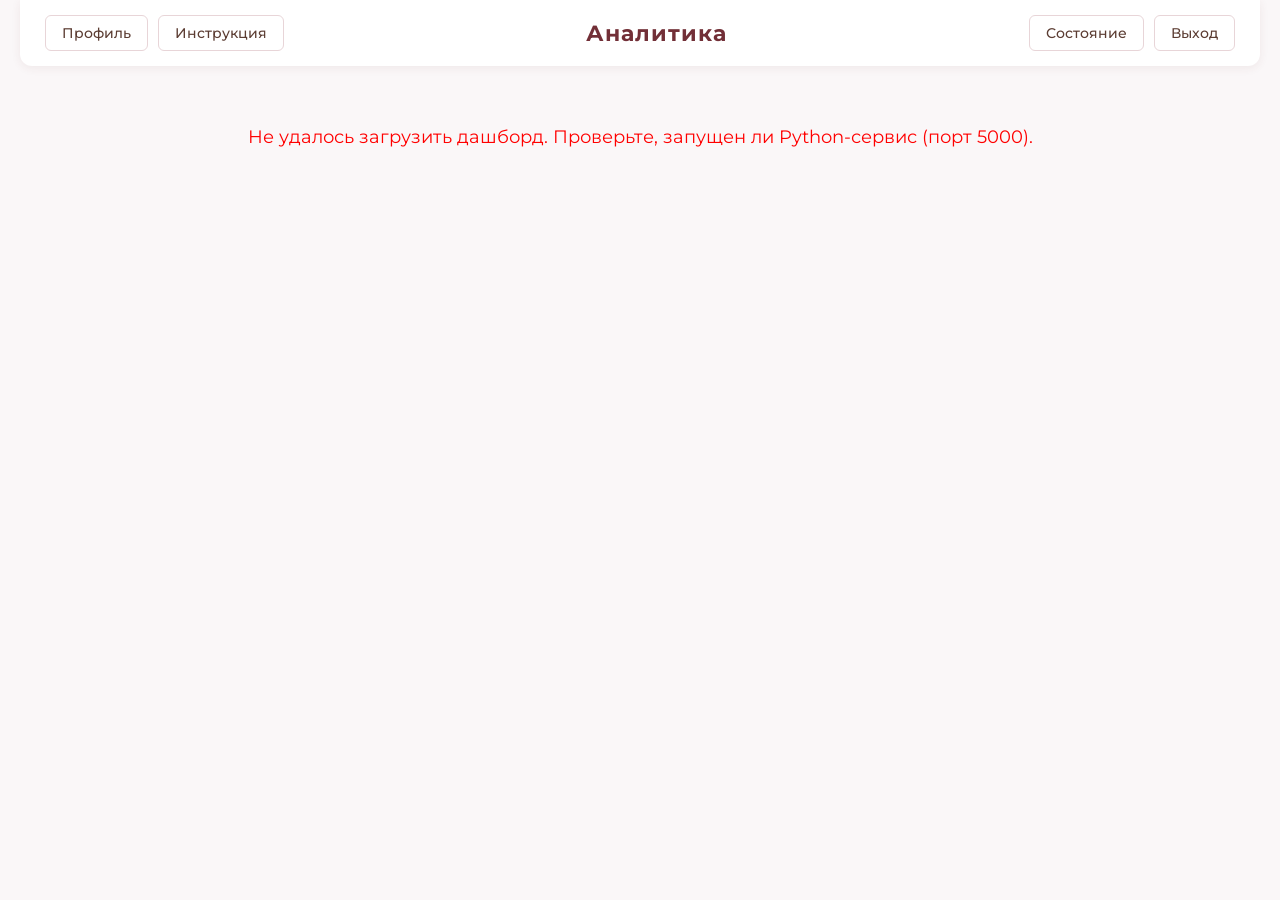
<file: analytics.html>
<!DOCTYPE html>
<html lang="ru">
<head>
    <meta charset="UTF-8">
    <title>Аналитика</title>
    <link rel="stylesheet" href="/style.css">
    <style>
        .dashboard-box {
            background: #fff;
            border-radius: 16px;
            padding: 30px;
            box-shadow: 0 4px 16px rgba(114,47,55,0.08);
            margin: 20px auto;
            max-width: 1200px;
        }
        .dashboard-box img {
            width: 100%;
            height: auto;
            display: block;
        }
        .section-title {
            color: #722F37;
            font-weight: 600;
            margin: 20px 0 10px;
            font-size: 22px;
            text-align: center;
        }
        .loading {
            text-align: center;
            color: #aaa;
            padding: 60px;
            font-size: 18px;
        }
    </style>
</head>
<body>
    <div class="app">
        <header class="header">
            <div class="header-left">
                <a href="/profile" class="header-btn">Профиль</a>
                <a href="/instructions" class="header-btn">Инструкция</a>
            </div>
            <div class="header-title">Аналитика</div>
            <div class="header-right">
                <a href="/health" class="header-btn">Состояние</a>
                <a href="/logout" class="header-btn">Выход</a>
            </div>
        </header>

        <div id="content" class="loading">Загрузка дашборда...</div>
    </div>

    <script>
        fetch('http://localhost:5000/svg/dashboard?user_id=1')
            .then(r => {
                if (!r.ok) throw new Error('Server error');
                return r.blob();
            })
            .then(blob => {
                const url = URL.createObjectURL(blob);
                document.getElementById('content').innerHTML = `
                    <div class="dashboard-box">
                        <img src="${url}" alt="Dashboard">
                    </div>`;
            })
            .catch(() => {
                document.getElementById('content').innerHTML =
                    '<p style="color:red;text-align:center;">Не удалось загрузить дашборд. Проверьте, запущен ли Python-сервис (порт 5000).</p>';
            });
    </script>
</body>
</html>
</file>
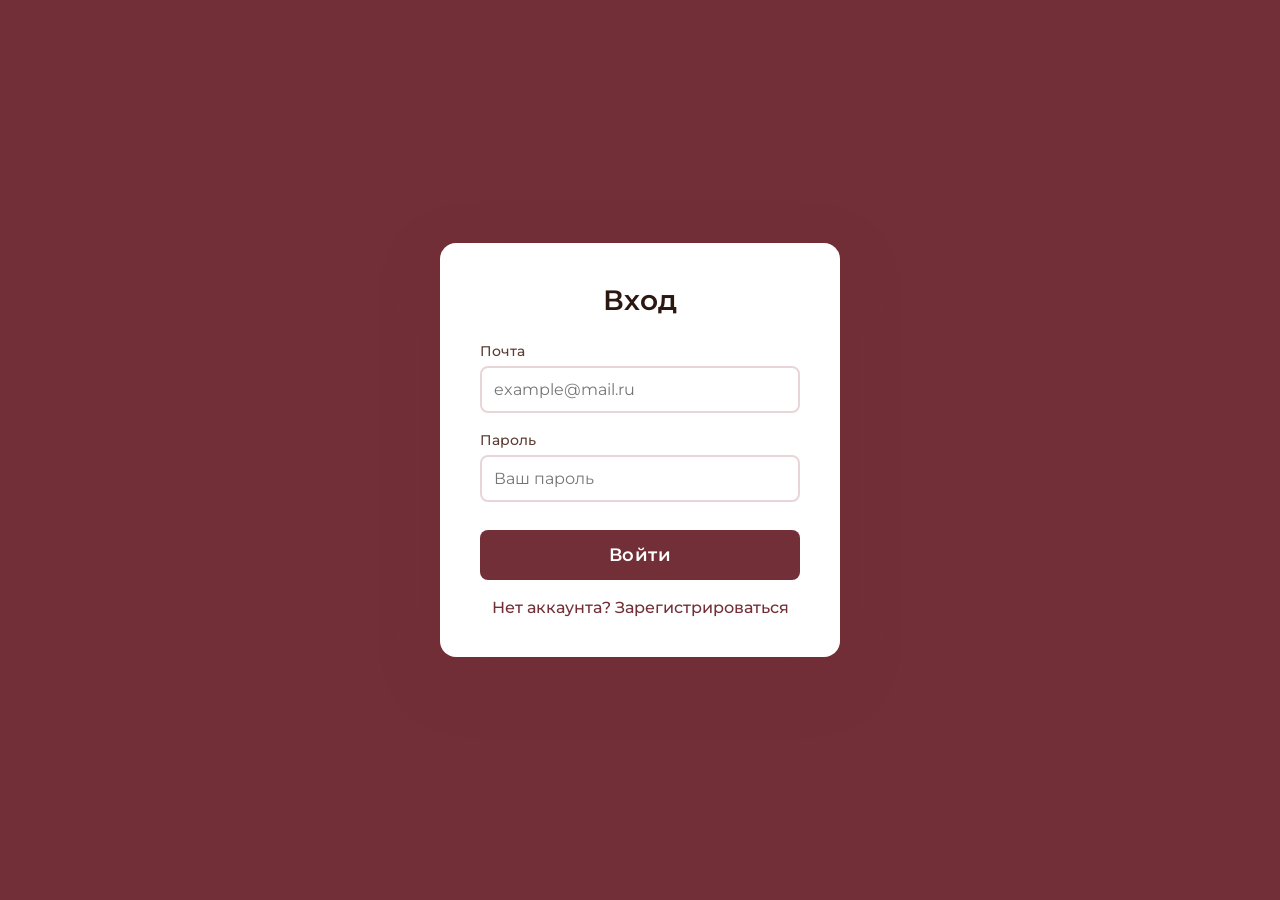
<file: login.html>
<!DOCTYPE html>
<html lang="ru">
<head>
    <meta charset="UTF-8">
    <title>Вход</title>
    <link rel="stylesheet" href="/style.css">
</head>
<body>
    <div class="auth-container">
        <div class="auth-box">
            <h1>Вход</h1>
            <form action="/login" method="post">
                <div class="form-group">
                    <label>Почта</label>
                    <input type="email" name="email" placeholder="example@mail.ru" required>
                </div>
                <div class="form-group">
                    <label>Пароль</label>
                    <input type="password" name="password" placeholder="Ваш пароль" required>
                </div>
                <button type="submit" class="btn">Войти</button>
            </form>
            <div class="link">
                <a href="/register">Нет аккаунта? Зарегистрироваться</a>
            </div>
        </div>
    </div>
</body>
</html>
</file>
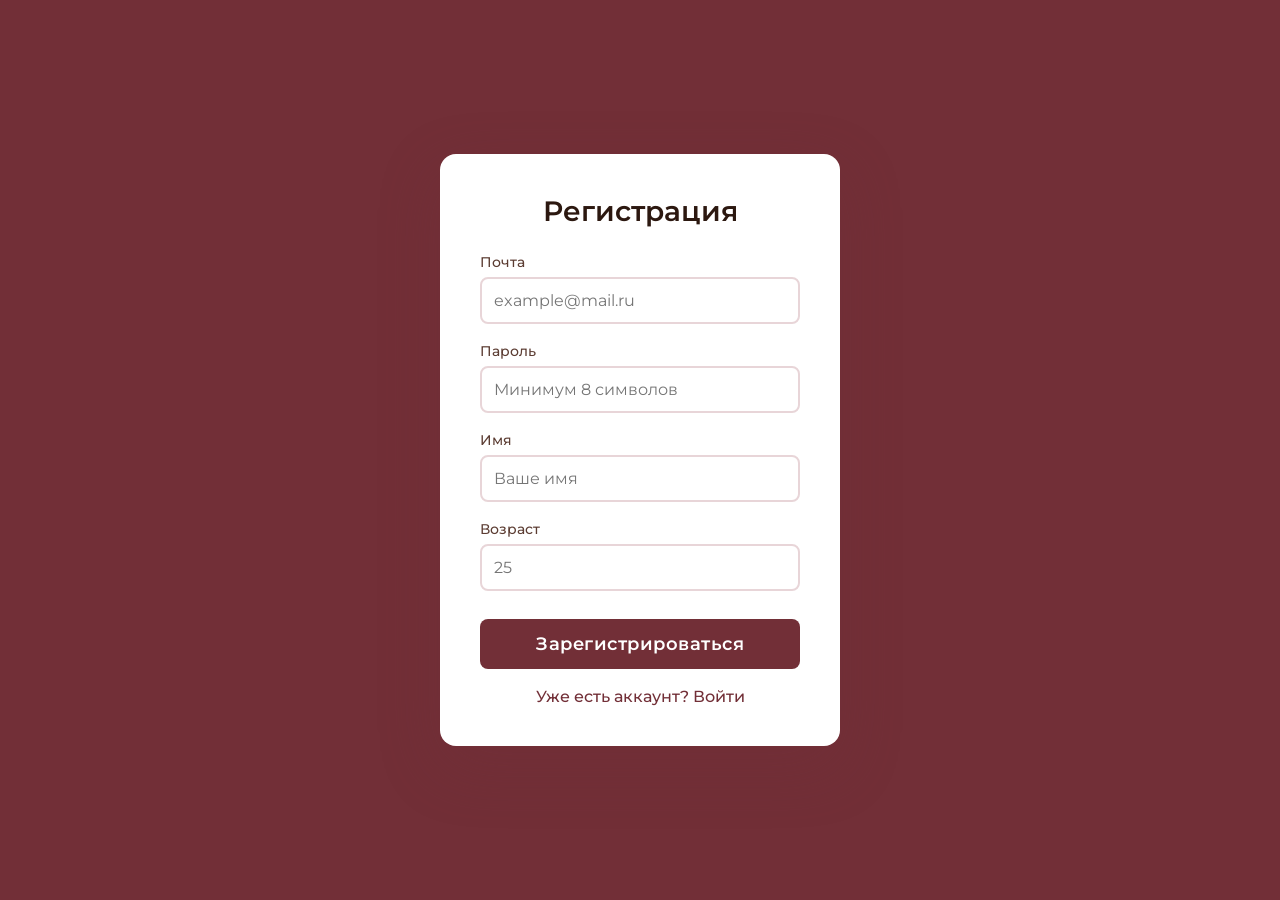
<file: register.html>
<!DOCTYPE html>
<html lang="ru">
<head>
    <meta charset="UTF-8">
    <title>Регистрация</title>
    <link rel="stylesheet" href="/style.css">
</head>
<body>
    <div class="auth-container">
        <div class="auth-box">
            <h1>Регистрация</h1>
            <form action="/register" method="post">
                <div class="form-group">
                    <label>Почта</label>
                    <input type="email" name="email" placeholder="example@mail.ru" required>
                </div>
                <div class="form-group">
                    <label>Пароль</label>
                    <input type="password" name="password" placeholder="Минимум 8 символов" required>
                </div>
                <div class="form-group">
                    <label>Имя</label>
                    <input type="text" name="nickname" placeholder="Ваше имя" required>
                </div>
                <div class="form-group">
                    <label>Возраст</label>
                    <input type="number" name="age" placeholder="25" min="10" max="90">
                </div>
                <button type="submit" class="btn">Зарегистрироваться</button>
            </form>
            <div class="link">
                <a href="/">Уже есть аккаунт? Войти</a>
            </div>
        </div>
    </div>
</body>
</html>
</file>
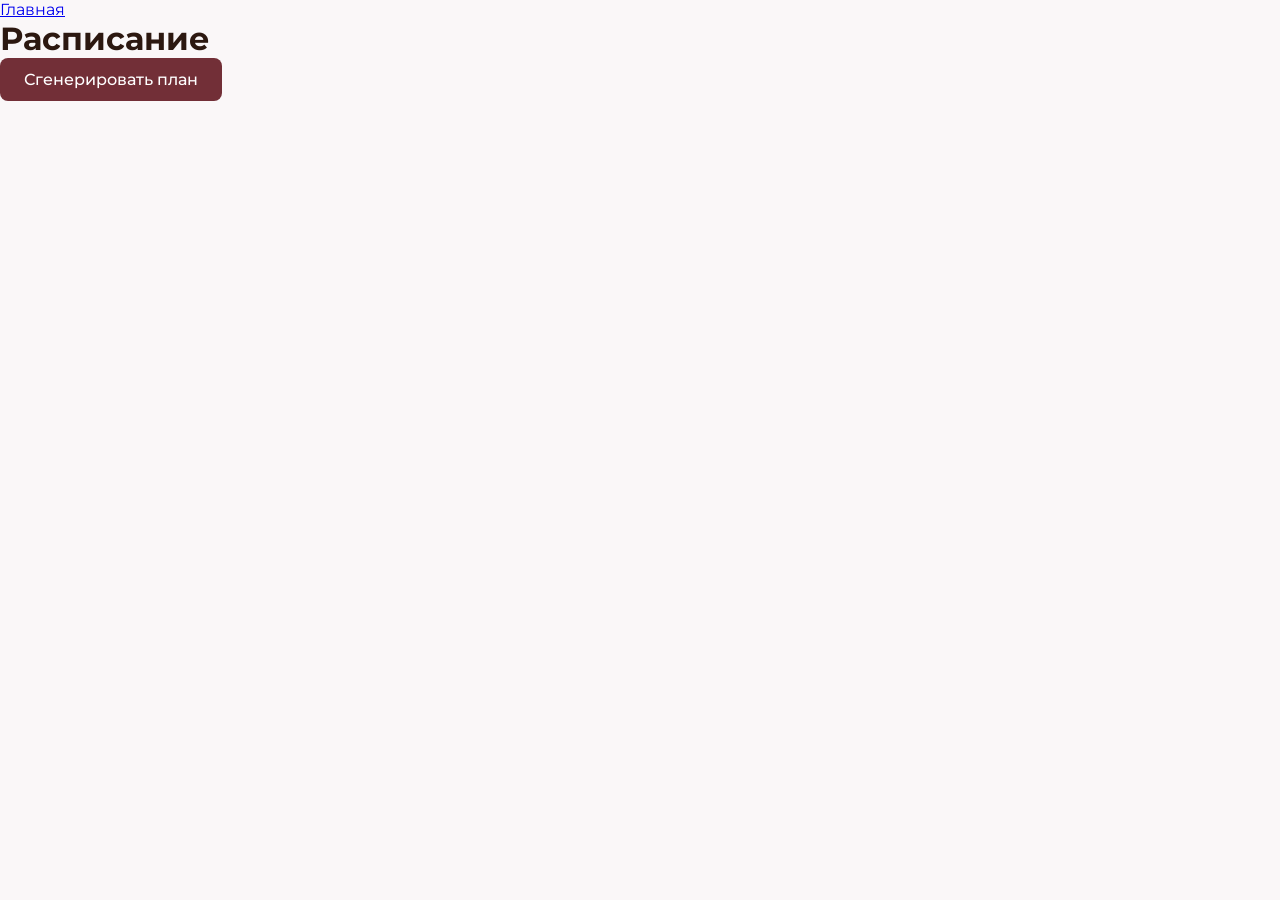
<file: schedule.html>
<!DOCTYPE html><html lang="ru"><head><meta charset="UTF-8"><title>Расписание</title><link rel="stylesheet" href="/style.css"></head>
<body><div class="container">
<nav><a href="/">Главная</a></nav>
<h1>Расписание</h1>
<button class="btn" onclick="generate()">Сгенерировать план</button>
<div id="result"></div>
</div>
<script>
function generate(){
    fetch('/api/schedule?week=2026-04-21').then(r=>r.json()).then(d=>{
        let h='<h2>Размещённые задачи</h2>';
        d.scheduled.forEach(s=>{ h+=`<div class="card">${s.name} — ${s.time} (${s.duration}ч, ${s.category})</div>`; });
        if(d.unscheduled.length){ h+='<h2>Отложенные задачи</h2>';
            d.unscheduled.forEach(u=>{ h+=`<div class="card">${u.name} (${u.category})</div>`; }); }
        if(d.warnings.length){ h+='<h2>Предупреждения</h2>';
            d.warnings.forEach(w=>{ h+=`<div class="warning">${w}</div>`; }); }
        if(d.suggestions.length){ h+='<h2>Рекомендации</h2>';
            d.suggestions.forEach(s=>{ h+=`<div class="suggestion" style="border-color:${s.color}">${s.name} — ${s.description} (${s.length} мин)</div>`; }); }
        if(d.balance){ h+='<h2>Баланс</h2>';
            Object.entries(d.balance).forEach(([k,v])=>{ h+=`<div>${k}: ${v.toFixed(0)}%</div>`; }); }
        document.getElementById('result').innerHTML=h;
    });
}
</script></body></html>
</file>
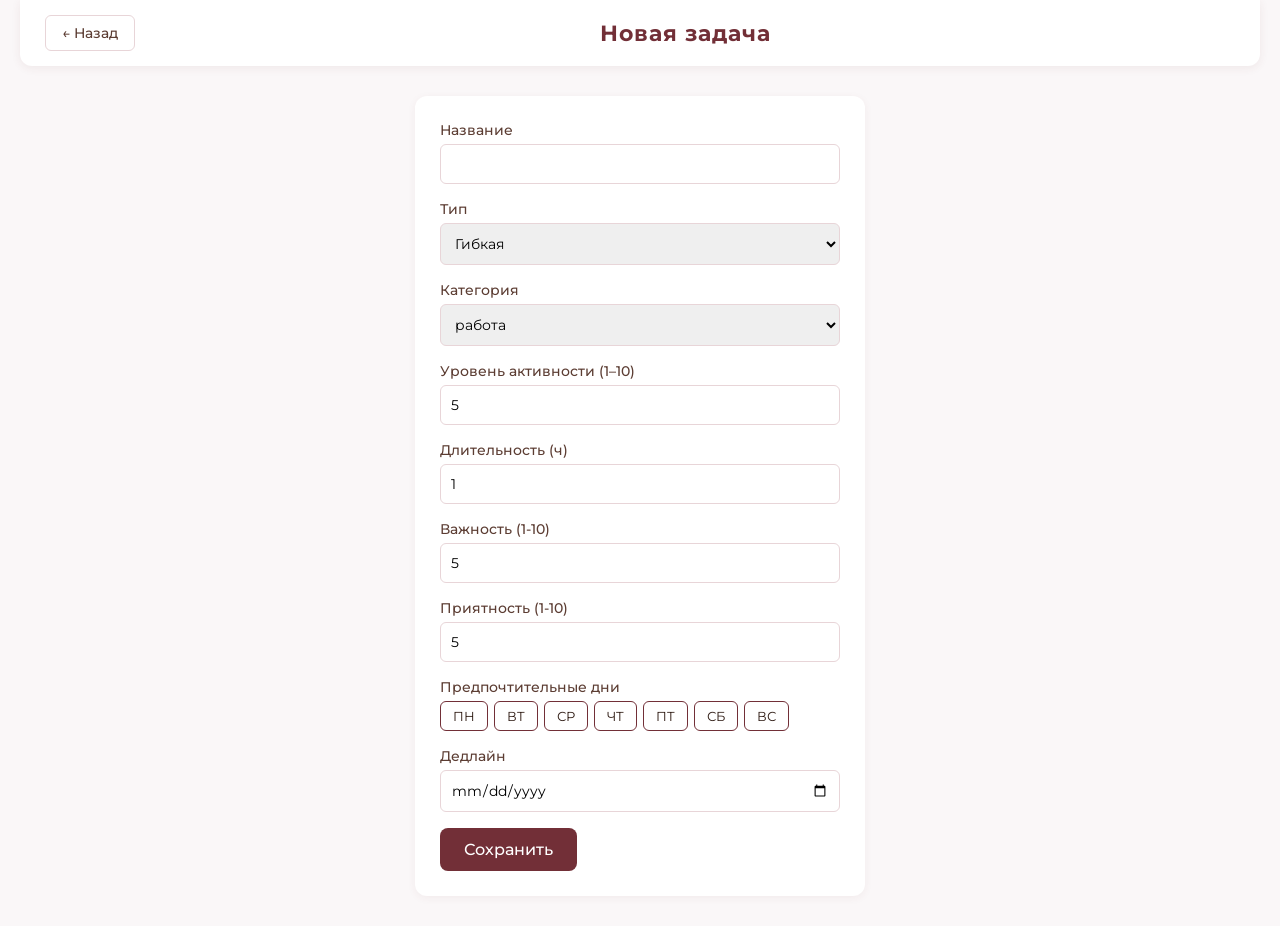
<file: tasks.html>
<!DOCTYPE html>
<html lang="ru">
<head>
    <meta charset="UTF-8">
    <title>Задача</title>
    <link rel="stylesheet" href="/style.css">
</head>
<body>
    <div class="app">
        <header class="header">
            <a href="javascript:history.back()" class="header-btn">← Назад</a>
            <div class="header-title" id="pageTitle">Новая задача</div>
            <div></div>
        </header>
        <div class="form-container">
            <form id="taskForm" action="/task-create" method="post" onsubmit="return submitForm()">
                <input type="hidden" name="week" id="taskWeek">
                <input type="hidden" name="task_id" id="editTaskId">
                <input type="hidden" name="days" id="hiddenDays">
                <div class="form-group"><label>Название</label><input type="text" name="name" id="tname" required></div>
                <div class="form-group"><label>Тип</label>
                    <select name="type" id="ttype">
                        <option value="flexible">Гибкая</option>
                        <option value="fixed">Фиксированная</option>
                    </select>
                </div>
                <div class="form-group"><label>Категория</label>
                    <select name="category" id="tcat">
                        <option value="work">работа</option>
                        <option value="study">учёба</option>
                        <option value="sport">спорт</option>
                        <option value="rest">отдых</option>
                        <option value="hobby">хобби</option>
                        <option value="social">общение</option>
                    </select>
                </div>
                <div class="form-group"><label>Уровень активности (1–10)</label><input type="number" name="activity_level" id="tact" min="1" max="10" value="5" required></div>
                <div id="flexFields">
                    <div class="form-group"><label>Длительность (ч)</label><input type="number" name="duration" id="tdur" step="0.5" min="0.5" value="1"></div>
                    <div id="taskWarnings" style="color: #722F37; font-size: 12px; margin-top: 5px;"></div>
                    <div class="form-group"><label>Важность (1-10)</label><input type="number" name="importance" id="timp" min="1" max="10" value="5"></div>
                    <div class="form-group"><label>Приятность (1-10)</label><input type="number" name="pleasure" id="tple" min="1" max="10" value="5"></div>
                    <div class="form-group">
                        <label>Предпочтительные дни</label>
                        <div class="day-buttons" id="dayButtons">
                            <button type="button" data-day="1">ПН</button>
                            <button type="button" data-day="2">ВТ</button>
                            <button type="button" data-day="3">СР</button>
                            <button type="button" data-day="4">ЧТ</button>
                            <button type="button" data-day="5">ПТ</button>
                            <button type="button" data-day="6">СБ</button>
                            <button type="button" data-day="7">ВС</button>
                        </div>
                    </div>
                    <div class="form-group"><label>Дедлайн</label><input type="date" name="deadline" id="tdead"></div>
                </div>
                <div id="fixedFields" style="display:none;">
                    <div class="form-group"><label>Дата</label><input type="date" name="date" id="fdate"></div>
                    <div class="form-group"><label>Начало</label><input type="time" name="begin" value="09:00"></div>
                    <div class="form-group"><label>Конец</label><input type="time" name="end" value="10:00"></div>
                </div>
                <button type="submit" id="submitBtn" class="btn">Сохранить</button>
            </form>
        </div>
    </div>
    <script>
        var LANG = {
            'work': 'работа',
            'study': 'учёба',
            'sport': 'спорт',
            'rest': 'отдых',
            'hobby': 'хобби',
            'social': 'общение',
            'Walk': 'Прогулка',
            'Stretching': 'Растяжка',
            'Breathing': 'Дыхательная практика',
            'Meditation': 'Медитация',
            'Reading': 'Чтение',
            'Music': 'Музыка',
            'Call a friend': 'Звонок другу',
            'happy': 'радость',
            'calm': 'спокойствие',
            'sad': 'грусть',
            'anxious': 'тревога'
        };
        function translate(key) { return LANG[key] || key; }

        var params = new URLSearchParams(window.location.search);
        var week = params.get('week') || '';
        var editId = params.get('edit');
        var selectedDays = [];

        document.getElementById('taskWeek').value = week;

        function toggleFields() {
            var type = document.getElementById('ttype').value;
            document.getElementById('fixedFields').style.display = type === 'fixed' ? 'block' : 'none';
            document.getElementById('flexFields').style.display = type === 'flexible' ? 'block' : 'none';
        }

        function updateDayButtons(daysArray) {
            selectedDays = (daysArray || []).map(Number);
            document.getElementById('hiddenDays').value = selectedDays.join(',');
            var btns = document.querySelectorAll('#dayButtons button');
            for (var i = 0; i < btns.length; i++) {
                var d = parseInt(btns[i].getAttribute('data-day'));
                if (selectedDays.indexOf(d) > -1) {
                    btns[i].classList.add('active');
                } else {
                    btns[i].classList.remove('active');
                }
            }
        }

        document.querySelectorAll('#dayButtons button').forEach(function(btn) {
            btn.addEventListener('click', function(e) {
                e.preventDefault();
                var dayNum = parseInt(this.getAttribute('data-day'));
                var idx = selectedDays.indexOf(dayNum);
                if (idx > -1) {
                    selectedDays.splice(idx, 1);
                    this.classList.remove('active');
                } else {
                    selectedDays.push(dayNum);
                    this.classList.add('active');
                }
                document.getElementById('hiddenDays').value = selectedDays.join(',');
            });
        });

        document.getElementById('ttype').addEventListener('change', toggleFields);

        if (editId) {
            document.getElementById('pageTitle').textContent = 'Редактирование задачи';
            document.getElementById('editTaskId').value = editId;
            fetch('/api/tasks/' + editId)
                .then(function(r) { return r.json(); })
                .then(function(d) {
                    if (d && d.id) {
                        document.getElementById('tname').value = d.name || '';
                        document.getElementById('ttype').value = d.task_type || 'flexible';
                        document.getElementById('tcat').value = d.category || 'work';
                        document.getElementById('tact').value = d.activity_level || 5;
                        if (d.task_type === 'flexible') {
                            document.getElementById('tdur').value = d.duration || 1;
                            document.getElementById('timp').value = d.importance || 5;
                            document.getElementById('tple').value = d.pleasure || 5;
                            document.getElementById('tdead').value = d.deadline || '';
                            updateDayButtons(d.days || []);
                        } else {
                            document.getElementById('fdate').value = d.date || '';
                        }
                        toggleFields();
                    }
                });
        } else {
            document.getElementById('fdate').value = new Date().toISOString().split('T')[0];
            toggleFields();
        }

        document.getElementById('tdur').addEventListener('input', function() {
            var dur = parseFloat(this.value);
            var msg = '';
            if (dur > 1.5) msg = 'Задача длится более 90 минут. Рекомендуется разбить на части.';
            document.getElementById('taskWarnings').textContent = msg;
        });

        function submitForm() {
            if (editId) {
                var btn = document.getElementById('submitBtn');
                if (btn.disabled) return false;
                btn.disabled = true;
                btn.textContent = 'Сохранение...';
                var taskData = {
                    name: document.getElementById('tname').value,
                    type: document.getElementById('ttype').value,
                    category: document.getElementById('tcat').value,
                    activity_level: parseInt(document.getElementById('tact').value),
                    week: week
                };
                if (taskData.type === 'flexible') {
                    taskData.duration = parseFloat(document.getElementById('tdur').value);
                    taskData.importance = parseInt(document.getElementById('timp').value);
                    taskData.pleasure = parseInt(document.getElementById('tple').value);
                    taskData.deadline = document.getElementById('tdead').value;
                    taskData.days = selectedDays;
                } else {
                    taskData.date = document.getElementById('fdate').value;
                    taskData.begin = document.querySelector('[name="begin"]').value;
                    taskData.end = document.querySelector('[name="end"]').value;
                }
                fetch('/api/tasks/' + editId, {
                    method: 'PUT',
                    headers: { 'Content-Type': 'application/json' },
                    body: JSON.stringify(taskData)
                })
                .then(function(r) { if (!r.ok) throw new Error('Network error'); return r.json(); })
                .then(function() { window.location.href = '/edit?week=' + encodeURIComponent(week); })
                .catch(function() { alert('Ошибка сохранения'); btn.disabled = false; btn.textContent = 'Сохранить'; });
                return false;
            } else {
                return true;
            }
        }
    </script>
</body>
</html>
</file>
<file: style.css>
@import url('https://fonts.googleapis.com/css2?family=Montserrat:wght@300;400;500;600;700&display=swap');

* {
    margin: 0;
    padding: 0;
    box-sizing: border-box;
}

body {
    font-family: 'Montserrat', 'Segoe UI', sans-serif;
    background: #faf7f8;
    color: #2c1810;
}

.auth-container {
    display: flex;
    justify-content: center;
    align-items: center;
    min-height: 100vh;
    background: #722F37;
}

.auth-box {
    background: #fff;
    padding: 40px;
    border-radius: 16px;
    box-shadow: 0 20px 60px rgba(114, 47, 55, 0.3);
    width: 400px;
}

    .auth-box h1 {
        text-align: center;
        color: #2c1810;
        margin-bottom: 25px;
        font-size: 28px;
        font-weight: 600;
    }

    .auth-box .form-group {
        margin-bottom: 18px;
    }

        .auth-box .form-group label {
            display: block;
            margin-bottom: 6px;
            color: #5c3d33;
            font-size: 14px;
            font-weight: 500;
        }

        .auth-box .form-group input {
            width: 100%;
            padding: 12px;
            border: 2px solid #e8d5d8;
            border-radius: 8px;
            font-size: 16px;
            font-family: 'Montserrat', sans-serif;
        }

            .auth-box .form-group input:focus {
                outline: none;
                border-color: #722F37;
            }

    .auth-box .btn {
        width: 100%;
        padding: 14px;
        background: #722F37;
        color: #fff;
        border: none;
        border-radius: 8px;
        font-size: 18px;
        cursor: pointer;
        margin-top: 10px;
        font-family: 'Montserrat', sans-serif;
        font-weight: 600;
        letter-spacing: 0.5px;
    }

        .auth-box .btn:hover {
            background: #8B3A44;
        }

    .auth-box .link {
        text-align: center;
        margin-top: 18px;
    }

        .auth-box .link a {
            color: #722F37;
            text-decoration: none;
            font-weight: 500;
        }

            .auth-box .link a:hover {
                text-decoration: underline;
                color: #8B3A44;
            }

.app {
    max-width: 1400px;
    margin: 0 auto;
    padding: 0 20px;
}

.header {
    background: #fff;
    padding: 15px 25px;
    display: flex;
    justify-content: space-between;
    align-items: center;
    box-shadow: 0 2px 10px rgba(114, 47, 55, 0.08);
    border-radius: 0 0 12px 12px;
}

.header-left, .header-right {
    display: flex;
    gap: 10px;
}

.header-title {
    font-size: 22px;
    font-weight: 700;
    color: #722F37;
    letter-spacing: 1px;
}

.header-btn {
    padding: 8px 16px;
    border: 1px solid #e8d5d8;
    background: #fff;
    border-radius: 6px;
    cursor: pointer;
    font-size: 14px;
    color: #5c3d33;
    text-decoration: none;
    display: inline-block;
    font-family: 'Montserrat', sans-serif;
    font-weight: 500;
    transition: all 0.2s ease;
}

    .header-btn:hover {
        background: #fdf5f6;
        border-color: #722F37;
        color: #722F37;
    }

.view-switcher {
    display: flex;
    justify-content: center;
    margin: 20px 0;
}

.view-btn {
    padding: 10px 40px;
    border: 2px solid #722F37;
    background: #fff;
    cursor: pointer;
    font-size: 16px;
    text-decoration: none;
    color: #722F37;
    display: inline-block;
    font-family: 'Montserrat', sans-serif;
    font-weight: 500;
}

    .view-btn:first-child {
        border-radius: 8px 0 0 8px;
    }

    .view-btn:last-child {
        border-radius: 0 8px 8px 0;
    }

    .view-btn.active {
        background: #722F37;
        color: #fff;
    }


.week-table {
    width: 100%;
    border-collapse: collapse;
    margin-bottom: 20px;
    border: 3px solid #722F37;
    border-radius: 10px;
    overflow: hidden;
    table-layout: fixed;
}

    .week-table th {
        background: #722F37;
        color: #fff;
        padding: 14px 0;
        font-size: 16px;
        text-align: center;
        font-weight: 600;
    }

        .week-table th.today {
            background: #8B3A44;
        }

    .week-table td {
        background: #fff;
        padding: 0;
        border: 1px solid #e8d5d8;
        vertical-align: top;
        height: 42vh;
    }

    .week-table.small td {
        height: 55px;
    }

.cell {
    padding: 10px;
    min-height: 42vh;
}

.week-table.small .cell {
    min-height: 55px;
    font-size: 11px;
    padding: 4px;
}

.empty-day {
    display: block;
    text-align: center;
    color: #c4a9ae;
    font-size: 14px;
    padding-top: 40px;
}

.task-dot {
    background: #fdf5f6;
    border-left: 3px solid #722F37;
    padding: 4px 6px;
    margin: 3px 0;
    font-size: 12px;
    border-radius: 3px;
    color: #2c1810;
}

.edit-layout-full {
    margin-top: 30px;
}

.edit-schedule {
    margin-bottom: 25px;
}

.edit-columns {
    display: flex;
    gap: 20px;
    margin-bottom: 20px;
}

.edit-col {
    flex: 1;
}

.panel-box {
    background: #fff;
    padding: 20px;
    border-radius: 12px;
    box-shadow: 0 2px 8px rgba(114, 47, 55, 0.06);
    min-height: 250px;
}

    .panel-box h3 {
        font-size: 18px;
        margin-bottom: 12px;
        color: #2c1810;
        border-bottom: 2px solid #722F37;
        padding-bottom: 8px;
        font-weight: 600;
    }

.empty-text {
    color: #c4a9ae;
    font-size: 14px;
    text-align: center;
    padding: 20px 0;
}

.task-item {
    padding: 12px;
    margin: 8px 0;
    background: #fdf5f6;
    border-radius: 8px;
    border-left: 4px solid #722F37;
}

.task-item-name {
    font-size: 15px;
    font-weight: 600;
    color: #2c1810;
    margin-bottom: 4px;
}

.task-item-info {
    font-size: 12px;
    color: #8b6b6b;
}

.btn-main {
    display: inline-block;
    padding: 16px 40px;
    background: #722F37;
    color: #fff;
    border-radius: 12px;
    text-decoration: none;
    font-size: 18px;
    font-family: 'Montserrat', sans-serif;
    font-weight: 600;
}

    .btn-main:hover {
        background: #8B3A44;
    }

.btn-row {
    display: flex;
    justify-content: center;
    gap: 15px;
    margin: 20px 0;
}

.btn-action {
    padding: 14px 32px;
    background: #722F37;
    color: #fff;
    border-radius: 10px;
    text-decoration: none;
    font-size: 16px;
    display: inline-block;
    font-family: 'Montserrat', sans-serif;
    font-weight: 500;
}

    .btn-action:hover {
        background: #8B3A44;
    }

.btn {
    padding: 12px 24px;
    background: #722F37;
    color: #fff;
    border: none;
    border-radius: 8px;
    cursor: pointer;
    font-size: 16px;
    text-decoration: none;
    display: inline-block;
    font-family: 'Montserrat', sans-serif;
    font-weight: 500;
}

    .btn:hover {
        background: #8B3A44;
    }

.form-container {
    max-width: 450px;
    margin: 30px auto;
    background: #fff;
    padding: 25px;
    border-radius: 12px;
    box-shadow: 0 2px 8px rgba(114, 47, 55, 0.06);
}

.form-group {
    margin-bottom: 16px;
}

    .form-group label {
        display: block;
        margin-bottom: 5px;
        color: #5c3d33;
        font-size: 14px;
        font-weight: 500;
    }

    .form-group input, .form-group select {
        width: 100%;
        padding: 10px;
        border: 1px solid #e8d5d8;
        border-radius: 6px;
        font-size: 14px;
        font-family: 'Montserrat', sans-serif;
    }

.profile-container {
    max-width: 500px;
    margin: 40px auto;
    background: #fff;
    padding: 30px;
    border-radius: 12px;
    box-shadow: 0 2px 10px rgba(114, 47, 55, 0.06);
}

    .profile-container h1 {
        color: #2c1810;
        margin-bottom: 20px;
        font-weight: 600;
    }

    .profile-container h2 {
        color: #5c3d33;
        margin: 20px 0 10px 0;
        font-weight: 500;
    }

.back-link {
    display: inline-block;
    margin-bottom: 20px;
    color: #722F37;
    text-decoration: none;
    font-size: 14px;
    font-weight: 500;
}

    .back-link:hover {
        text-decoration: underline;
        color: #8B3A44;
    }


.day-selector {
    display: flex;
    justify-content: center;
    align-items: center;
    gap: 20px;
    margin-bottom: 20px;
    font-size: 18px;
}

.day-arrow {
    padding: 8px 16px;
    background: #722F37;
    color: #fff;
    border-radius: 6px;
    text-decoration: none;
    font-weight: 500;
}

.day-schedule {
    background: #fff;
    border-radius: 12px;
    padding: 20px;
    box-shadow: 0 2px 8px rgba(114, 47, 55, 0.06);
    min-height: 200px;
}

.info-box {
    max-width: 600px;
    margin: 30px auto;
    background: #fff;
    padding: 25px;
    border-radius: 12px;
    box-shadow: 0 2px 8px rgba(114, 47, 55, 0.06);
}

    .info-box p {
        margin-bottom: 10px;
        line-height: 1.6;
    }

.week-nav {
    display: flex;
    justify-content: center;
    align-items: center;
    gap: 15px;
    margin: 10px 0;
    font-size: 16px;
}

.week-arrow {
    padding: 6px 14px;
    background: #722F37;
    color: #fff;
    border-radius: 6px;
    text-decoration: none;
    cursor: pointer;
    font-weight: 500;
}

    .week-arrow:hover {
        background: #8B3A44;
    }

.day-buttons {
    display: flex;
    gap: 6px;
    flex-wrap: wrap;
}

    .day-buttons button {
        padding: 6px 12px;
        border: 1px solid #722F37;
        background: #fff;
        color: #2c1810;
        border-radius: 6px;
        cursor: pointer;
        font-size: 13px;
        font-family: 'Montserrat', sans-serif;
    }

        .day-buttons button.active {
            background: #722F37;
            color: #fff;
            border-color: #722F37;
        }

        .day-buttons button:hover {
            background: #fdf5f6;
        }

.chart-box object {
    width: 100%;
    height: 280px;
}
.btn-sm {
    padding: 4px 10px;
    font-size: 12px;
    margin-top: 5px;
    background: #722F37;
    color: #fff;
    border: none;
    border-radius: 4px;
    cursor: pointer;
    display: inline-block;
}

    .btn-sm:hover {
        background: #8B3A44;
    }

input:-webkit-autofill,
input:-webkit-autofill:hover,
input:-webkit-autofill:focus,
input:-webkit-autofill:active {
    -webkit-box-shadow: 0 0 0 30px white inset !important;
    -webkit-text-fill-color: #2c1810 !important;
    font-family: 'Montserrat', sans-serif !important;
}
</file>
